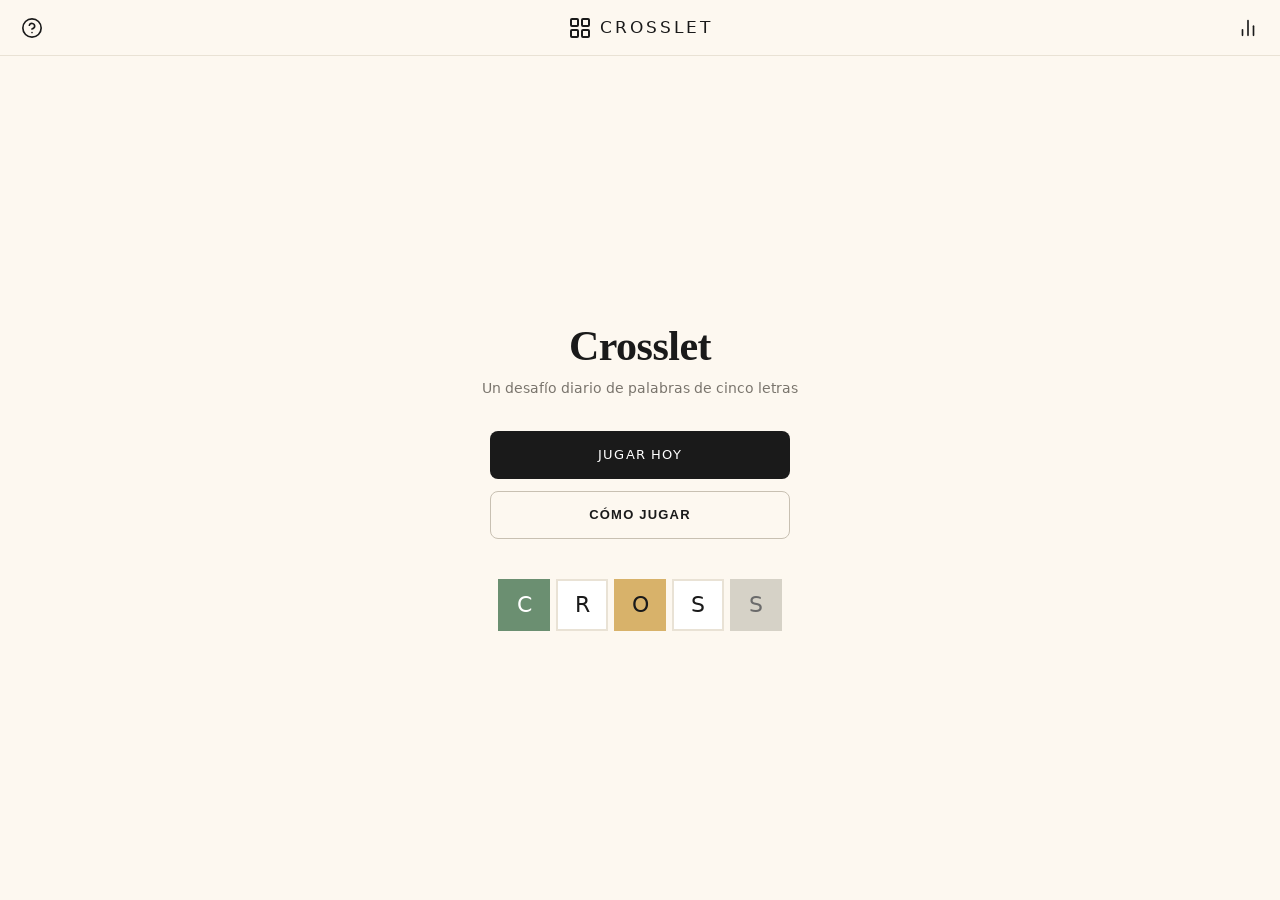
<file: index.html>
<!DOCTYPE html>
<html lang="es">
<head>
  <meta charset="UTF-8">
  <link rel="manifest" href="manifest.webmanifest">
  <meta name="viewport" content="width=device-width, initial-scale=1.0">
  <title>Crosslet</title>
  <link rel="stylesheet" href="css/style.css">
  <link rel="stylesheet" href="css/layout.css">
  <link rel="stylesheet" href="css/animations.css">
</head>
<body>
  <!-- ENCABEZADO -->
  <header class="header">
    <button id="helpBtn" class="icon-btn" aria-label="Ayuda">
      <!-- icono de ayuda integrado -->
      <svg width="22" height="22" viewBox="0 0 24 24" fill="none" stroke="#1a1a1a" stroke-width="1.8" stroke-linecap="round" stroke-linejoin="round">
        <circle cx="12" cy="12" r="10"></circle>
        <path d="M9.09 9a3 3 0 0 1 5.83 1c0 2-3 3-3 3"></path>
        <line x1="12" y1="17" x2="12.01" y2="17"></line>
      </svg>
    </button>

    <div class="logo">
      <!-- logotipo integrado -->
      <svg width="24" height="24" viewBox="0 0 24 24" fill="none" stroke="#1a1a1a" stroke-width="2">
        <rect x="3" y="3" width="7" height="7" rx="1"></rect>
        <rect x="14" y="3" width="7" height="7" rx="1"></rect>
        <rect x="3" y="14" width="7" height="7" rx="1"></rect>
        <rect x="14" y="14" width="7" height="7" rx="1"></rect>
      </svg>
      <span>CROSSLET</span>
    </div>

    <button id="statsBtn" class="icon-btn" aria-label="Estadísticas">
      <!-- icono de estadísticas integrado -->
      <svg width="22" height="22" viewBox="0 0 24 24" fill="none" stroke="#1a1a1a" stroke-width="1.8" stroke-linecap="round">
        <line x1="18" y1="20" x2="18" y2="10"></line>
        <line x1="12" y1="20" x2="12" y2="4"></line>
        <line x1="6" y1="20" x2="6" y2="14"></line>
      </svg>
    </button>
  </header>

  <!-- MENÚ PRINCIPAL -->
  <main class="menu">
    <h1 class="title">Crosslet</h1>
    <p class="subtitle">Un desafío diario de palabras de cinco letras</p>
    
    <div class="menu-buttons">
      <a href="game.html" class="btn-primary">Jugar hoy</a>
      <button id="howBtn" class="btn-secondary">Cómo jugar</button>
    </div>

    <div class="mini-example">
      <div class="tile correct">C</div>
      <div class="tile">R</div>
      <div class="tile present">O</div>
      <div class="tile">S</div>
      <div class="tile absent">S</div>
    </div>
  </main>

  <!-- VENTANA DE AYUDA -->
  <div id="helpModal" class="modal hidden">
    <div class="modal-box">
      <div class="modal-head">
        <h2>Cómo jugar</h2>
        <button class="icon-btn close-modal" data-close="helpModal">
          <svg width="18" height="18" viewBox="0 0 24 24" fill="none" stroke="#1a1a1a" stroke-width="2">
            <line x1="18" y1="6" x2="6" y2="18"></line>
            <line x1="6" y1="6" x2="18" y2="18"></line>
          </svg>
        </button>
      </div>
      <p>Adivina la palabra en 6 intentos. Después de cada intento, las casillas muestran qué tan cerca estás de la solución.</p>
      <div style="display:flex; align-items:center; justify-content:space-between; margin-top:18px; padding-top:16px; border-top:1px solid var(--line);">
        <span style="font-size:14px; font-weight:600;">Sonido</span>
        <button id="toggleSoundsMenuBtn" class="btn-secondary" style="width:auto; height:36px; padding:0 16px; font-size:11px;" aria-pressed="true">Activado</button>
      </div>
      <a href="info.html" style="display:block; text-align:center; margin-top:16px; font-size:12px; color:var(--ink-light); text-decoration:underline;">Más información sobre Crosslet</a>
    </div>
  </div>

  <script src="js/storage.js"></script>
  <script src="js/audio.js"></script>
  <script src="js/offline.js"></script>
  <script src="js/app.js"></script>
</body>
</html>
</file>
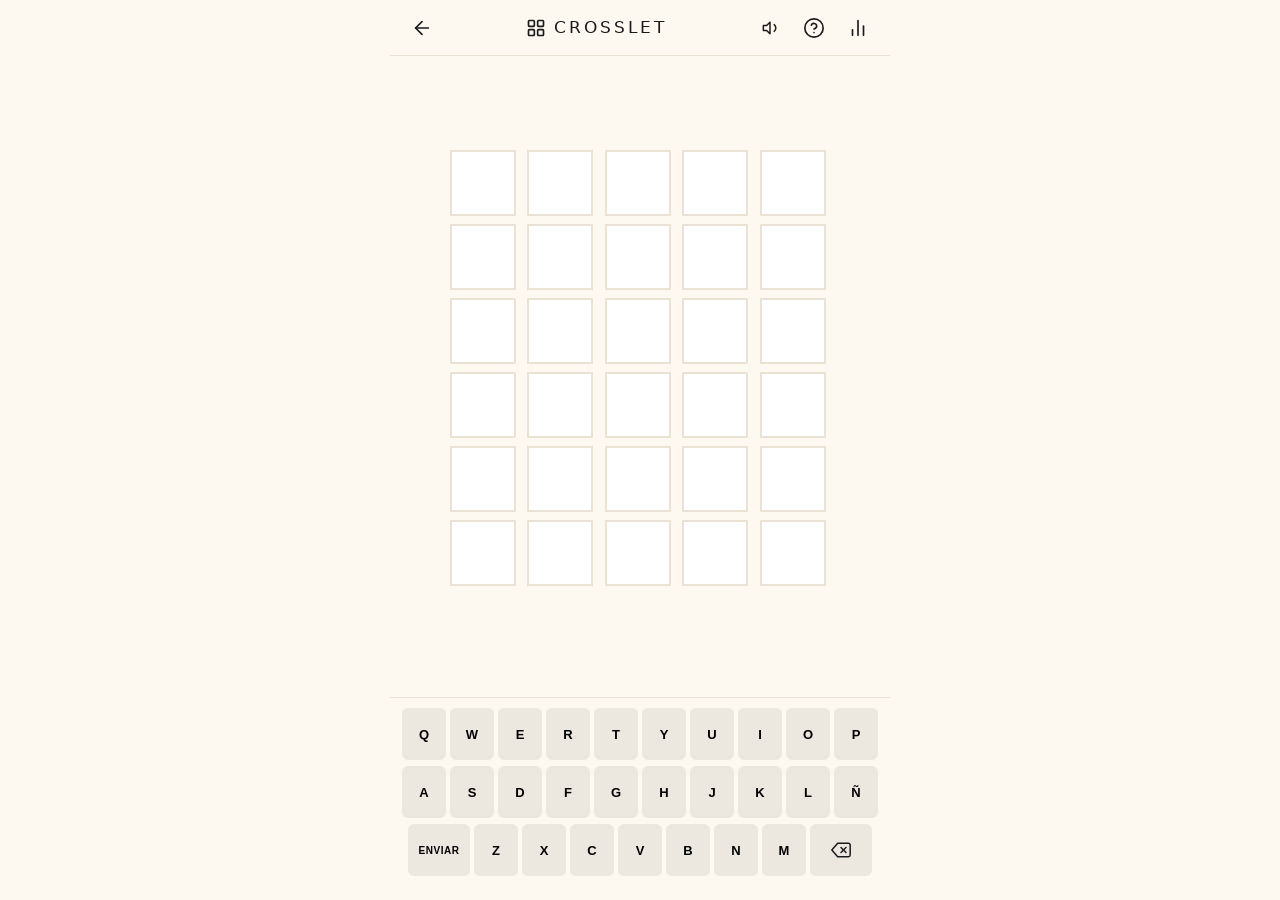
<file: game.html>
<!DOCTYPE html>
<html lang="es">
<head>
  <meta charset="UTF-8">
  <link rel="manifest" href="manifest.webmanifest">
  <meta name="viewport" content="width=device-width, initial-scale=1.0, maximum-scale=1.0, user-scalable=no">
  <title>Crosslet — Juego</title>
  <link rel="stylesheet" href="css/style.css">
  <link rel="stylesheet" href="css/layout.css">
  <link rel="stylesheet" href="css/animations.css">
</head>
<body>
  <div class="game-wrapper">
    <!-- ENCABEZADO DEL JUEGO -->
    <header class="header">
      <a href="index.html" class="icon-btn" aria-label="Volver">
        <!-- icono volver integrado -->
        <svg width="22" height="22" viewBox="0 0 24 24" fill="none" stroke="#1a1a1a" stroke-width="1.8" stroke-linecap="round" stroke-linejoin="round">
          <line x1="19" y1="12" x2="5" y2="12"></line>
          <polyline points="12 19 5 12 12 5"></polyline>
        </svg>
      </a>

      <div class="logo">
        <svg width="20" height="20" viewBox="0 0 24 24" fill="none" stroke="#1a1a1a" stroke-width="2">
          <rect x="3" y="3" width="7" height="7" rx="1"></rect>
          <rect x="14" y="3" width="7" height="7" rx="1"></rect>
          <rect x="3" y="14" width="7" height="7" rx="1"></rect>
          <rect x="14" y="14" width="7" height="7" rx="1"></rect>
        </svg>
        <span>CROSSLET</span>
      </div>

      <div style="display:flex; gap:4px;">
        <button id="audioBtnGame" class="icon-btn" aria-label="Sonido" aria-pressed="true">
          <svg width="20" height="20" viewBox="0 0 24 24" fill="none" stroke="#1a1a1a" stroke-width="1.8" stroke-linecap="round" stroke-linejoin="round">
            <polygon points="4 9 8 9 12 5 12 19 8 15 4 15 4 9"></polygon>
            <path id="audioWaveOn" d="M17 8a5 5 0 0 1 0 8"></path>
            <path id="audioWaveOff" d="M17 9l4 4M21 9l-4 4" style="display:none"></path>
          </svg>
        </button>
        <button id="helpBtnGame" class="icon-btn" aria-label="Ayuda">
          <svg width="22" height="22" viewBox="0 0 24 24" fill="none" stroke="#1a1a1a" stroke-width="1.8" stroke-linecap="round" stroke-linejoin="round">
            <circle cx="12" cy="12" r="10"></circle>
            <path d="M9.09 9a3 3 0 0 1 5.83 1c0 2-3 3-3 3"></path>
            <line x1="12" y1="17" x2="12.01" y2="17"></line>
          </svg>
        </button>
        <button id="statsBtnGame" class="icon-btn" aria-label="Estadísticas">
          <svg width="22" height="22" viewBox="0 0 24 24" fill="none" stroke="#1a1a1a" stroke-width="1.8" stroke-linecap="round">
            <line x1="18" y1="20" x2="18" y2="10"></line>
            <line x1="12" y1="20" x2="12" y2="4"></line>
            <line x1="6" y1="20" x2="6" y2="14"></line>
          </svg>
        </button>
      </div>
    </header>

    <!-- TABLERO -->
    <main class="main">
      <div id="board" class="board">
        <!-- FILA 1 -->
        <div class="board-row" data-row="0">
          <div class="board-tile" data-col="0"></div>
          <div class="board-tile" data-col="1"></div>
          <div class="board-tile" data-col="2"></div>
          <div class="board-tile" data-col="3"></div>
          <div class="board-tile" data-col="4"></div>
        </div>
        <!-- FILA 2 -->
        <div class="board-row" data-row="1">
          <div class="board-tile" data-col="0"></div>
          <div class="board-tile" data-col="1"></div>
          <div class="board-tile" data-col="2"></div>
          <div class="board-tile" data-col="3"></div>
          <div class="board-tile" data-col="4"></div>
        </div>
        <!-- FILA 3 -->
        <div class="board-row" data-row="2">
          <div class="board-tile" data-col="0"></div>
          <div class="board-tile" data-col="1"></div>
          <div class="board-tile" data-col="2"></div>
          <div class="board-tile" data-col="3"></div>
          <div class="board-tile" data-col="4"></div>
        </div>
        <!-- FILA 4 -->
        <div class="board-row" data-row="3">
          <div class="board-tile" data-col="0"></div>
          <div class="board-tile" data-col="1"></div>
          <div class="board-tile" data-col="2"></div>
          <div class="board-tile" data-col="3"></div>
          <div class="board-tile" data-col="4"></div>
        </div>
        <!-- FILA 5 -->
        <div class="board-row" data-row="4">
          <div class="board-tile" data-col="0"></div>
          <div class="board-tile" data-col="1"></div>
          <div class="board-tile" data-col="2"></div>
          <div class="board-tile" data-col="3"></div>
          <div class="board-tile" data-col="4"></div>
        </div>
        <!-- FILA 6 -->
        <div class="board-row" data-row="5">
          <div class="board-tile" data-col="0"></div>
          <div class="board-tile" data-col="1"></div>
          <div class="board-tile" data-col="2"></div>
          <div class="board-tile" data-col="3"></div>
          <div class="board-tile" data-col="4"></div>
        </div>
      </div>

      <div id="message" class="message" role="status" aria-live="polite"></div>
    </main>

    <!-- TECLADO COMPLETO -->
    <section class="keyboard" id="keyboard">
      <div class="kb-row">
        <button class="key" data-key="Q">Q</button>
        <button class="key" data-key="W">W</button>
        <button class="key" data-key="E">E</button>
        <button class="key" data-key="R">R</button>
        <button class="key" data-key="T">T</button>
        <button class="key" data-key="Y">Y</button>
        <button class="key" data-key="U">U</button>
        <button class="key" data-key="I">I</button>
        <button class="key" data-key="O">O</button>
        <button class="key" data-key="P">P</button>
      </div>
      <div class="kb-row">
        <button class="key" data-key="A">A</button>
        <button class="key" data-key="S">S</button>
        <button class="key" data-key="D">D</button>
        <button class="key" data-key="F">F</button>
        <button class="key" data-key="G">G</button>
        <button class="key" data-key="H">H</button>
        <button class="key" data-key="J">J</button>
        <button class="key" data-key="K">K</button>
        <button class="key" data-key="L">L</button>
        <button class="key" data-key="Ñ">Ñ</button>
      </div>
      <div class="kb-row">
        <button class="key wide" data-key="ENTER">ENVIAR</button>
        <button class="key" data-key="Z">Z</button>
        <button class="key" data-key="X">X</button>
        <button class="key" data-key="C">C</button>
        <button class="key" data-key="V">V</button>
        <button class="key" data-key="B">B</button>
        <button class="key" data-key="N">N</button>
        <button class="key" data-key="M">M</button>
        <button class="key wide" data-key="BACKSPACE" aria-label="Borrar">
          <!-- icono borrar integrado -->
          <svg width="20" height="20" viewBox="0 0 24 24" fill="none" stroke="#1a1a1a" stroke-width="1.8" stroke-linecap="round" stroke-linejoin="round">
            <path d="M21 4H8l-7 8 7 8h13a2 2 0 0 0 2-2V6a2 2 0 0 0-2-2z"></path>
            <line x1="18" y1="9" x2="12" y2="15"></line>
            <line x1="12" y1="9" x2="18" y2="15"></line>
          </svg>
        </button>
      </div>
    </section>

    <!-- VENTANA DE AYUDA -->
    <div id="helpModalGame" class="modal hidden">
      <div class="modal-box">
        <div class="modal-head">
          <h2>Cómo jugar</h2>
          <button class="icon-btn close-modal" data-close="helpModalGame">
            <svg width="18" height="18" viewBox="0 0 24 24" fill="none" stroke="#1a1a1a" stroke-width="2">
              <line x1="18" y1="6" x2="6" y2="18"></line>
              <line x1="6" y1="6" x2="18" y2="18"></line>
            </svg>
          </button>
        </div>
        <div style="display:flex; flex-direction:column; gap:14px; font-size:14px; line-height:1.5; ">
          <p>Adivina la palabra en 6 intentos.</p>
          <p>Cada intento debe ser una palabra válida de 5 letras. Pulsa ENVIAR para comprobarla.</p>
          <p>Después de cada intento, los colores indican qué tan cerca estás.</p>
          <div style="display:flex; gap:6px; align-items:center;">
            <div class="board-tile correct" style="width:36px; height:36px; font-size:16px; max-width:36px; max-height:36px;">W</div>
            <span>La letra está en la posición correcta.</span>
          </div>
          <div style="display:flex; gap:6px; align-items:center;">
            <div class="board-tile present" style="width:36px; height:36px; font-size:16px; max-width:36px; max-height:36px;">O</div>
            <span>La letra está en la palabra, pero en otra posición.</span>
          </div>
          <div style="display:flex; gap:6px; align-items:center;">
            <div class="board-tile absent" style="width:36px; height:36px; font-size:16px; max-width:36px; max-height:36px;">X</div>
            <span>La letra no está en la palabra.</span>
          </div>
        </div>
      </div>
    </div>

    <!-- VENTANA DE SONIDO -->
    <div id="audioModalGame" class="modal hidden">
      <div class="modal-box">
        <div class="modal-head">
          <h2>Sonido</h2>
          <button class="icon-btn close-modal" data-close="audioModalGame" aria-label="Cerrar">
            <svg width="18" height="18" viewBox="0 0 24 24" fill="none" stroke="#1a1a1a" stroke-width="2">
              <line x1="18" y1="6" x2="6" y2="18"></line>
              <line x1="6" y1="6" x2="18" y2="18"></line>
            </svg>
          </button>
        </div>
        <div style="display:flex; flex-direction:column; gap:14px;">
          <div style="display:flex; align-items:center; justify-content:space-between;">
            <span style="font-size:14px; font-weight:600;">Efectos de sonido</span>
            <button id="toggleSoundsBtn" class="btn-secondary" style="width:auto; height:36px; padding:0 16px; font-size:11px;" aria-pressed="true">Activado</button>
          </div>
          <div style="display:flex; align-items:center; justify-content:space-between;">
            <span style="font-size:14px; font-weight:600;">Música</span>
            <button id="toggleMusicBtn" class="btn-secondary" style="width:auto; height:36px; padding:0 16px; font-size:11px;" aria-pressed="true">Activada</button>
          </div>
        </div>
      </div>
    </div>

    <!-- VENTANA DE ESTADÍSTICAS -->
    <div id="statsModalGame" class="modal hidden">
      <div class="modal-box">
        <div class="modal-head">
          <h2>Estadísticas</h2>
          <button class="icon-btn close-modal" data-close="statsModalGame">
            <svg width="18" height="18" viewBox="0 0 24 24" fill="none" stroke="#1a1a1a" stroke-width="2">
              <line x1="18" y1="6" x2="6" y2="18"></line>
              <line x1="6" y1="6" x2="18" y2="18"></line>
            </svg>
          </button>
        </div>
        <div id="statsGrid" style="display:grid; grid-template-columns:repeat(4,1fr); gap:12px; text-align:center; margin-bottom:20px; ">
          <div><div id="statPlayed" style="font-size:26px; font-weight:800;">0</div><div style="font-size:10px; letter-spacing:.8px; text-transform:uppercase; color:#7a756d;">Jugadas</div></div>
          <div><div id="statWin" style="font-size:26px; font-weight:800;">0</div><div style="font-size:10px; letter-spacing:.8px; text-transform:uppercase; color:#7a756d;">% de victorias</div></div>
          <div><div id="statStreak" style="font-size:26px; font-weight:800;">0</div><div style="font-size:10px; letter-spacing:.8px; text-transform:uppercase; color:#7a756d;">Racha</div></div>
          <div><div id="statMax" style="font-size:26px; font-weight:800;">0</div><div style="font-size:10px; letter-spacing:.8px; text-transform:uppercase; color:#7a756d;">Máxima</div></div>
        </div>
        <h3 id="gameResult" style="text-align:center; font-size:16px; margin-bottom:12px;"></h3>
        <p id="correctWord" style="text-align:center; font-size:13px; color:#7a756d; margin-bottom:16px;"></p>
        <div style="display:flex; gap:10px;">
          <button id="shareBtn" class="btn-primary" style="flex:1;">
            <!-- icono compartir integrado -->
            <span style="display:flex; align-items:center; justify-content:center; gap:6px;">
              <svg width="16" height="16" viewBox="0 0 24 24" fill="none" stroke="white" stroke-width="2">
                <circle cx="18" cy="5" r="3"></circle>
                <circle cx="6" cy="12" r="3"></circle>
                <circle cx="18" cy="19" r="3"></circle>
                <line x1="8.59" y1="13.51" x2="15.42" y2="17.49"></line>
                <line x1="15.41" y1="6.51" x2="8.59" y2="10.49"></line>
              </svg>
              Compartir
            </span>
          </button>
          <button id="newGameBtn" class="btn-secondary" style="flex:1;">Nueva partida</button>
        </div>
      </div>
    </div>

  </div>

  <script src="js/storage.js"></script>
  <script src="js/audio.js"></script>
  <script src="js/offline.js"></script>
  <script src="gameplay/game.js"></script>
</body>
</html>
</file>
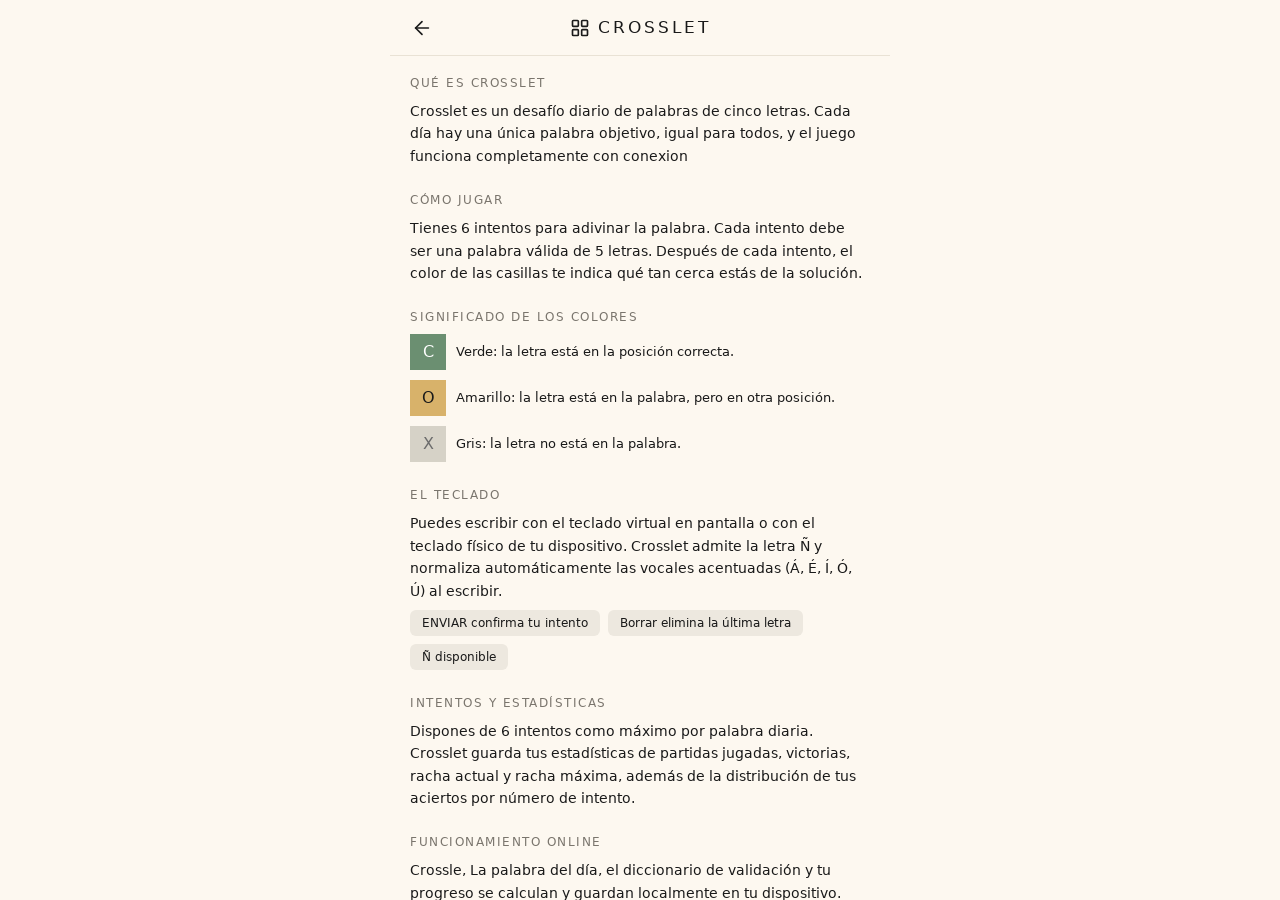
<file: info.html>
<!DOCTYPE html>
<html lang="es">
<head>
  <meta charset="UTF-8">
  <link rel="manifest" href="manifest.webmanifest">
  <meta name="viewport" content="width=device-width, initial-scale=1.0">
  <title>Crosslet — Información</title>
  <link rel="stylesheet" href="css/style.css">
  <link rel="stylesheet" href="css/layout.css">
  <link rel="stylesheet" href="css/animations.css">
  <style>
    .info-wrapper {
      width: 100%;
      max-width: 500px;
      margin-left: auto;
      margin-right: auto;
      min-height: 100%;
      display: flex;
      flex-direction: column;
    }
    .info-content {
      flex: 1;
      padding: 20px 20px 40px;
      overflow-y: auto;
    }
    .info-section {
      margin-bottom: 26px;
    }
    .info-section h2 {
      font-size: 12px;
      font-weight: 700;
      letter-spacing: 1.5px;
      text-transform: uppercase;
      color: var(--ink-light);
      margin-bottom: 10px;
    }
    .info-section p {
      font-size: 14px;
      line-height: 1.6;
      margin-bottom: 8px;
    }
    .info-example {
      display: flex;
      align-items: center;
      gap: 10px;
      margin-bottom: 10px;
    }
    .info-example .board-tile {
      width: 36px;
      height: 36px;
      max-width: 36px;
      max-height: 36px;
      font-size: 16px;
    }
    .info-example span {
      font-size: 13px;
      line-height: 1.4;
    }
    .info-keys {
      display: flex;
      flex-wrap: wrap;
      gap: 8px;
      margin-top: 6px;
    }
    .info-key-badge {
      background-color: var(--key-bg);
      border-radius: 6px;
      padding: 6px 12px;
      font-size: 12px;
      font-weight: 600;
    }
  </style>
</head>
<body style="overflow-y:auto;">
  <div class="info-wrapper">
    <header class="header">
      <a href="index.html" class="icon-btn" aria-label="Volver">
        <svg width="22" height="22" viewBox="0 0 24 24" fill="none" stroke="#1a1a1a" stroke-width="1.8" stroke-linecap="round" stroke-linejoin="round">
          <line x1="19" y1="12" x2="5" y2="12"></line>
          <polyline points="12 19 5 12 12 5"></polyline>
        </svg>
      </a>
      <div class="logo">
        <svg width="20" height="20" viewBox="0 0 24 24" fill="none" stroke="#1a1a1a" stroke-width="2">
          <rect x="3" y="3" width="7" height="7" rx="1"></rect>
          <rect x="14" y="3" width="7" height="7" rx="1"></rect>
          <rect x="3" y="14" width="7" height="7" rx="1"></rect>
          <rect x="14" y="14" width="7" height="7" rx="1"></rect>
        </svg>
        <span>CROSSLET</span>
      </div>
      <div style="width:40px;"></div>
    </header>

    <div class="info-content">
      <div class="info-section">
        <h2>Qué es Crosslet</h2>
        <p>Crosslet es un desafío diario de palabras de cinco letras. Cada día hay una única palabra objetivo, igual para todos, y el juego funciona completamente con conexion</p>
      </div>

      <div class="info-section">
        <h2>Cómo jugar</h2>
        <p>Tienes 6 intentos para adivinar la palabra. Cada intento debe ser una palabra válida de 5 letras. Después de cada intento, el color de las casillas te indica qué tan cerca estás de la solución.</p>
      </div>

      <div class="info-section">
        <h2>Significado de los colores</h2>
        <div class="info-example">
          <div class="board-tile correct">C</div>
          <span>Verde: la letra está en la posición correcta.</span>
        </div>
        <div class="info-example">
          <div class="board-tile present">O</div>
          <span>Amarillo: la letra está en la palabra, pero en otra posición.</span>
        </div>
        <div class="info-example">
          <div class="board-tile absent">X</div>
          <span>Gris: la letra no está en la palabra.</span>
        </div>
      </div>

      <div class="info-section">
        <h2>El teclado</h2>
        <p>Puedes escribir con el teclado virtual en pantalla o con el teclado físico de tu dispositivo. Crosslet admite la letra Ñ y normaliza automáticamente las vocales acentuadas (Á, É, Í, Ó, Ú) al escribir.</p>
        <div class="info-keys">
          <span class="info-key-badge">ENVIAR confirma tu intento</span>
          <span class="info-key-badge">Borrar elimina la última letra</span>
          <span class="info-key-badge">Ñ disponible</span>
        </div>
      </div>

      <div class="info-section">
        <h2>Intentos y estadísticas</h2>
        <p>Dispones de 6 intentos como máximo por palabra diaria. Crosslet guarda tus estadísticas de partidas jugadas, victorias, racha actual y racha máxima, además de la distribución de tus aciertos por número de intento.</p>
      </div>

      <div class="info-section">
        <h2>Funcionamiento online</h2>
        <p>Crossle, La palabra del día, el diccionario de validación y tu progreso se calculan y guardan localmente en tu dispositivo.</p>
      </div>
    </div>
  </div>
</body>
</html>
</file>
<file: css/style.css>
@font-face {
  font-family: "Crosslet Sans";
  src: url("../assets/fonts/CrossletSans.ttf") format("truetype");
  font-style: normal;
  font-weight: 100 900;
  font-display: swap;
}

/* 
  CROSSLET - style.css
  Base system - 100% offline
  Font: system-ui
*/

:root {
  --bg: #fdf8f0;
  --paper: #ffffff;
  --ink: #1a1a1a;
  --ink-light: #7a756d;
  --line: #e9e2d5;
  --line-strong: #c8c0b2;
  --correct: #6b8f71;
  --correct-text: #ffffff;
  --present: #d8b26a;
  --present-text: #1a1a1a;
  --absent: #d6d2c7;
  --absent-text: #6b6b6b;
  --key-bg: #ede8df;
}

* {
  margin: 0;
  padding: 0;
  box-sizing: border-box;
}

html {
  height: 100%;
  width: 100%;
}

body {
  height: 100%;
  width: 100%;
  background-color: var(--bg);
  color: var(--ink);
  font-family: "Crosslet Sans", "DejaVu Sans", sans-serif;
  -webkit-font-smoothing: antialiased;
  overflow: hidden;
  display: flex;
  flex-direction: column;
}

.header {
  width: 100%;
  height: 56px;
  min-height: 56px;
  display: flex;
  flex-direction: row;
  align-items: center;
  justify-content: space-between;
  padding-left: 12px;
  padding-right: 12px;
  border-bottom-width: 1px;
  border-bottom-style: solid;
  border-bottom-color: var(--line);
  background-color: var(--bg);
}

.logo {
  display: flex;
  flex-direction: row;
  align-items: center;
  justify-content: center;
  gap: 8px;
  font-size: 17px;
  font-weight: 800;
  letter-spacing: 3px;
  line-height: 1;
}

.icon-btn {
  width: 40px;
  height: 40px;
  display: grid;
  place-items: center;
  border-radius: 50%;
  border: none;
  background: transparent;
  cursor: pointer;
}

.icon-btn:hover {
  background-color: var(--key-bg);
}

.menu {
  flex: 1;
  width: 100%;
  display: flex;
  flex-direction: column;
  align-items: center;
  justify-content: center;
  padding-left: 24px;
  padding-right: 24px;
  text-align: center;
}

.title {
  font-family: Georgia, "Times New Roman", serif;
  font-size: 42px;
  font-weight: 800;
  letter-spacing: -0.5px;
  line-height: 1;
  margin-bottom: 12px;
}

.subtitle {
  font-size: 14px;
  font-weight: 400;
  color: var(--ink-light);
  line-height: 1.4;
  margin-bottom: 32px;
}

.menu-buttons {
  width: 100%;
  max-width: 300px;
  display: flex;
  flex-direction: column;
  gap: 12px;
  margin-bottom: 40px;
}

.btn-primary {
  width: 100%;
  height: 48px;
  background-color: var(--ink);
  color: var(--paper);
  border-radius: 8px;
  border: none;
  font-size: 13px;
  font-weight: 700;
  letter-spacing: 1.2px;
  text-transform: uppercase;
  text-decoration: none;
  display: grid;
  place-items: center;
  cursor: pointer;
}

.btn-secondary {
  width: 100%;
  height: 48px;
  background-color: transparent;
  color: var(--ink);
  border-width: 1px;
  border-style: solid;
  border-color: var(--line-strong);
  border-radius: 8px;
  font-size: 13px;
  font-weight: 700;
  letter-spacing: 1.2px;
  text-transform: uppercase;
  cursor: pointer;
}

.mini-example {
  display: flex;
  flex-direction: row;
  gap: 6px;
}

.tile {
  width: 52px;
  height: 52px;
  border-width: 2px;
  border-style: solid;
  border-color: var(--line);
  background-color: var(--paper);
  display: grid;
  place-items: center;
  font-size: 22px;
  font-weight: 700;
}

.tile.correct {
  background-color: var(--correct);
  border-color: var(--correct);
  color: var(--correct-text);
}

.tile.present {
  background-color: var(--present);
  border-color: var(--present);
  color: var(--present-text);
}

.tile.absent {
  background-color: var(--absent);
  border-color: var(--absent);
  color: var(--absent-text);
}

.modal {
  position: fixed;
  top: 0;
  left: 0;
  right: 0;
  bottom: 0;
  background-color: rgba(253, 248, 240, 0.92);
  backdrop-filter: blur(6px);
  display: grid;
  place-items: center;
  padding: 20px;
  z-index: 100;
}

.modal.hidden {
  display: none;
}

.modal-box {
  width: 100%;
  max-width: 400px;
  background-color: var(--paper);
  border-width: 1px;
  border-style: solid;
  border-color: var(--line);
  border-radius: 10px;
  padding: 20px;
}

.modal-head {
  width: 100%;
  display: flex;
  flex-direction: row;
  justify-content: space-between;
  align-items: center;
  margin-bottom: 16px;
}

.modal-head h2 {
  font-size: 12px;
  font-weight: 700;
  letter-spacing: 1.5px;
  text-transform: uppercase;
}

/* Teclado: botones sin borde */
.key,
.key:focus,
.key:active {
  border: none;
  outline: none;
  box-shadow: none;
}

.key:focus-visible {
  outline: 2px solid var(--ink);
  outline-offset: 2px;
}

button,
a {
  -webkit-tap-highlight-color: transparent;
}
</file>
<file: css/layout.css>
/*
  CROSSLET - layout.css
  Tablero y responsive
*/

/* CONTENEDOR PRINCIPAL DEL JUEGO */
.game-wrapper {
  width: 100%;
  max-width: 500px;
  height: 100%;
  margin-left: auto;
  margin-right: auto;
  display: flex;
  flex-direction: column;
  background-color: var(--bg);
  padding-left: env(safe-area-inset-left, 0px);
  padding-right: env(safe-area-inset-right, 0px);
}

/* AREA CENTRAL DONDE ESTA EL BOARD */
.main {
  flex: 1;
  width: 100%;
  display: flex;
  flex-direction: column;
  align-items: center;
  justify-content: flex-start;
  padding-top: 16px;
  padding-left: 12px;
  padding-right: 12px;
  padding-bottom: 12px;
  overflow-y: auto;
}

/* TABLERO DE 6x5 */
.board {
  width: 100%;
  max-width: 350px;
  display: grid;
  grid-template-rows: repeat(6, 1fr);
  gap: 6px;
  padding-top: 10px;
  padding-bottom: 10px;
}

/* CADA FILA DEL TABLERO */
.board-row {
  width: 100%;
  display: grid;
  grid-template-columns: repeat(5, 1fr);
  gap: 6px;
}

/* CADA CUADRO INDIVIDUAL */
.board-tile {
  width: 100%;
  aspect-ratio: 1 / 1;
  max-width: 62px;
  max-height: 62px;
  border-width: 2px;
  border-style: solid;
  border-color: var(--line);
  background-color: var(--paper);
  display: grid;
  place-items: center;
  font-size: 30px;
  font-weight: 700;
  text-transform: uppercase;
  line-height: 1;
}

/* ESTADO LLENO */
.board-tile.filled {
  border-color: var(--line-strong);
}

/* COLORES DE RESULTADO */
.board-tile.correct {
  background-color: var(--correct);
  border-color: var(--correct);
  color: var(--correct-text);
}

.board-tile.present {
  background-color: var(--present);
  border-color: var(--present);
  color: var(--present-text);
}

.board-tile.absent {
  background-color: var(--absent);
  border-color: var(--absent);
  color: var(--absent-text);
}

/* MENSAJE FLOTANTE */
.message {
  height: 24px;
  min-height: 24px;
  margin-top: 14px;
  font-size: 13px;
  font-weight: 600;
  letter-spacing: 0.3px;
  text-align: center;
  opacity: 0;
  transition-property: opacity;
  transition-duration: 0.2s;
  transition-timing-function: ease;
}

.message.show {
  opacity: 1;
}

/* TECLADO */
.keyboard {
  width: 100%;
  padding-top: 10px;
  padding-left: 6px;
  padding-right: 6px;
  padding-bottom: calc(18px + env(safe-area-inset-bottom, 0px));
  background-color: var(--bg);
  border-top-width: 1px;
  border-top-style: solid;
  border-top-color: var(--line);
  flex-shrink: 0;
}

.kb-row {
  width: 100%;
  display: flex;
  flex-direction: row;
  justify-content: center;
  gap: clamp(3px, 1vw, 4px);
  margin-bottom: 6px;
}

.key {
  flex: 1;
  height: clamp(42px, 12vw, 52px);
  min-width: 0;
  max-width: 44px;
  background-color: var(--key-bg);
  border: none;
  outline: none;
  border-radius: 6px;
  display: grid;
  place-items: center;
  font-size: clamp(11px, 3vw, 13px);
  font-weight: 600;
  cursor: pointer;
  user-select: none;
}

.key.wide {
  max-width: 62px;
  min-width: 40px;
  font-size: clamp(9px, 2.6vw, 10px);
  font-weight: 700;
  letter-spacing: 0.5px;
}

.key.correct {
  background-color: var(--correct);
  color: var(--correct-text);
}

.key.present {
  background-color: var(--present);
  color: var(--present-text);
}

.key.absent {
  background-color: var(--absent);
  opacity: 0.6;
}

/* ENVIAR resaltado cuando la fila actual tiene las 5 letras */
.key.wide.ready {
  background-color: var(--ink);
  color: var(--paper);
}

/* RESPONSIVE - TELEFONOS PEQUENOS */
@media (max-width: 360px) {
  .board {
    max-width: 300px;
    gap: 5px;
  }

  .board-row {
    gap: 5px;
  }

  .board-tile {
    font-size: 26px;
    max-width: 56px;
    max-height: 56px;
  }

  .key {
    height: 46px;
    max-width: 30px;
    min-width: 0;
    font-size: 11px;
  }

  .key.wide {
    max-width: 52px;
    min-width: 0;
  }
}

/* RESPONSIVE - TELEFONOS GRANDES Y TABLET VERTICAL */
@media (min-width: 400px) and (max-width: 600px) {
  .board {
    max-width: 360px;
  }

  .board-tile {
    max-width: 64px;
    max-height: 64px;
  }
}

/* RESPONSIVE - PANTALLA ALTA */
@media (min-height: 750px) {
  .main {
    justify-content: center;
    padding-top: 24px;
  }

  .board {
    gap: 7px;
  }

  .board-row {
    gap: 7px;
  }

  .board-tile {
    max-width: 62px;
    max-height: 62px;
  }
}

/* RESPONSIVE - PANTALLA MUY ALTA */
@media (min-height: 900px) {
  .main {
    padding-top: 32px;
  }

  .board {
    max-width: 380px;
    gap: 8px;
  }

  .board-tile {
    max-width: 66px;
    max-height: 66px;
    font-size: 32px;
  }
}

/* RESPONSIVE - HORIZONTAL PEQUENO */
@media (max-height: 600px) and (orientation: landscape) {
  .main {
    padding-top: 8px;
    flex-direction: row;
    gap: 16px;
  }

  .board {
    max-width: 240px;
    gap: 4px;
  }

  .board-tile {
    max-width: 38px;
    max-height: 38px;
    font-size: 18px;
  }

  .keyboard {
    padding-bottom: 8px;
  }

  .key {
    height: 36px;
  }
}
</file>
<file: css/animations.css>
/*
  CROSSLET - animations.css
  Solo animaciones funcionales
  Sin neón, sin entrada de web pirata
*/

/* CUANDO ESCRIBES UNA LETRA */
@keyframes tile-pop {
  0% {
    transform: scale(0.95);
  }

  50% {
    transform: scale(1.04);
  }

  100% {
    transform: scale(1);
  }
}

.board-tile.pop {
  animation-name: tile-pop;
  animation-duration: 0.1s;
  animation-timing-function: ease-in-out;
  animation-fill-mode: forwards;
}

/* CUANDO VOLTEA PARA MOSTRAR COLOR */
@keyframes tile-flip {
  0% {
    transform: scaleY(1);
  }

  50% {
    transform: scaleY(0);
  }

  100% {
    transform: scaleY(1);
  }
}

.board-tile.flip {
  animation-name: tile-flip;
  animation-duration: 0.5s;
  animation-timing-function: ease-in-out;
  animation-fill-mode: forwards;
}

/* RETRASOS PARA VOLTEO EN CASCADA */
.board-tile.flip-delay-0 {
  animation-delay: 0s;
}

.board-tile.flip-delay-1 {
  animation-delay: 0.1s;
}

.board-tile.flip-delay-2 {
  animation-delay: 0.2s;
}

.board-tile.flip-delay-3 {
  animation-delay: 0.3s;
}

.board-tile.flip-delay-4 {
  animation-delay: 0.4s;
}

/* CUANDO LA PALABRA NO ES VALIDA */
@keyframes row-shake {
  0% {
    transform: translateX(0);
  }

  10% {
    transform: translateX(-2px);
  }

  20% {
    transform: translateX(4px);
  }

  30% {
    transform: translateX(-6px);
  }

  40% {
    transform: translateX(6px);
  }

  50% {
    transform: translateX(-4px);
  }

  60% {
    transform: translateX(4px);
  }

  70% {
    transform: translateX(-2px);
  }

  80% {
    transform: translateX(2px);
  }

  90% {
    transform: translateX(-1px);
  }

  100% {
    transform: translateX(0);
  }
}

.board-row.shake {
  animation-name: row-shake;
  animation-duration: 0.5s;
  animation-timing-function: ease-in-out;
}

/* CUANDO GANAS - REBOTE SUAVE */
@keyframes win-bounce {
  0% {
    transform: translateY(0);
  }

  20% {
    transform: translateY(-6px);
  }

  40% {
    transform: translateY(0);
  }

  60% {
    transform: translateY(-3px);
  }

  80% {
    transform: translateY(0);
  }

  100% {
    transform: translateY(0);
  }
}

.board-row.win .board-tile {
  animation-name: win-bounce;
  animation-duration: 0.6s;
  animation-timing-function: ease;
}

.board-row.win .board-tile:nth-child(1) {
  animation-delay: 0s;
}

.board-row.win .board-tile:nth-child(2) {
  animation-delay: 0.05s;
}

.board-row.win .board-tile:nth-child(3) {
  animation-delay: 0.1s;
}

.board-row.win .board-tile:nth-child(4) {
  animation-delay: 0.15s;
}

.board-row.win .board-tile:nth-child(5) {
  animation-delay: 0.2s;
}

/* FADE PARA MODALES */
@keyframes modal-fade-in {
  0% {
    opacity: 0;
  }

  100% {
    opacity: 1;
  }
}

@keyframes modal-fade-out {
  0% {
    opacity: 1;
  }

  100% {
    opacity: 0;
  }
}

.modal.fade-in {
  animation-name: modal-fade-in;
  animation-duration: 0.2s;
  animation-timing-function: ease;
  animation-fill-mode: forwards;
}

.modal.fade-out {
  animation-name: modal-fade-out;
  animation-duration: 0.2s;
  animation-timing-function: ease;
  animation-fill-mode: forwards;
}

/* FADE PARA MENSAJES */
@keyframes message-in {
  0% {
    opacity: 0;
    transform: translateY(6px);
  }

  100% {
    opacity: 1;
    transform: translateY(0);
  }
}

.message.show {
  animation-name: message-in;
  animation-duration: 0.2s;
  animation-timing-function: ease;
}

/* KEY PRESSED */
.key:active {
  transform: scale(0.96);
  transition-property: transform;
  transition-duration: 0.05s;
}

/* ACCESIBILIDAD: reduce movimiento manteniendo el feedback de resultado */
@media (prefers-reduced-motion: reduce) {
  .board-tile.pop,
  .board-tile.flip,
  .board-row.shake,
  .board-row.win .board-tile,
  .modal.fade-in,
  .modal.fade-out,
  .message.show {
    animation-duration: 0.01ms !important;
    animation-iteration-count: 1 !important;
  }

  .key:active {
    transition-duration: 0.01ms;
  }
}
</file>
